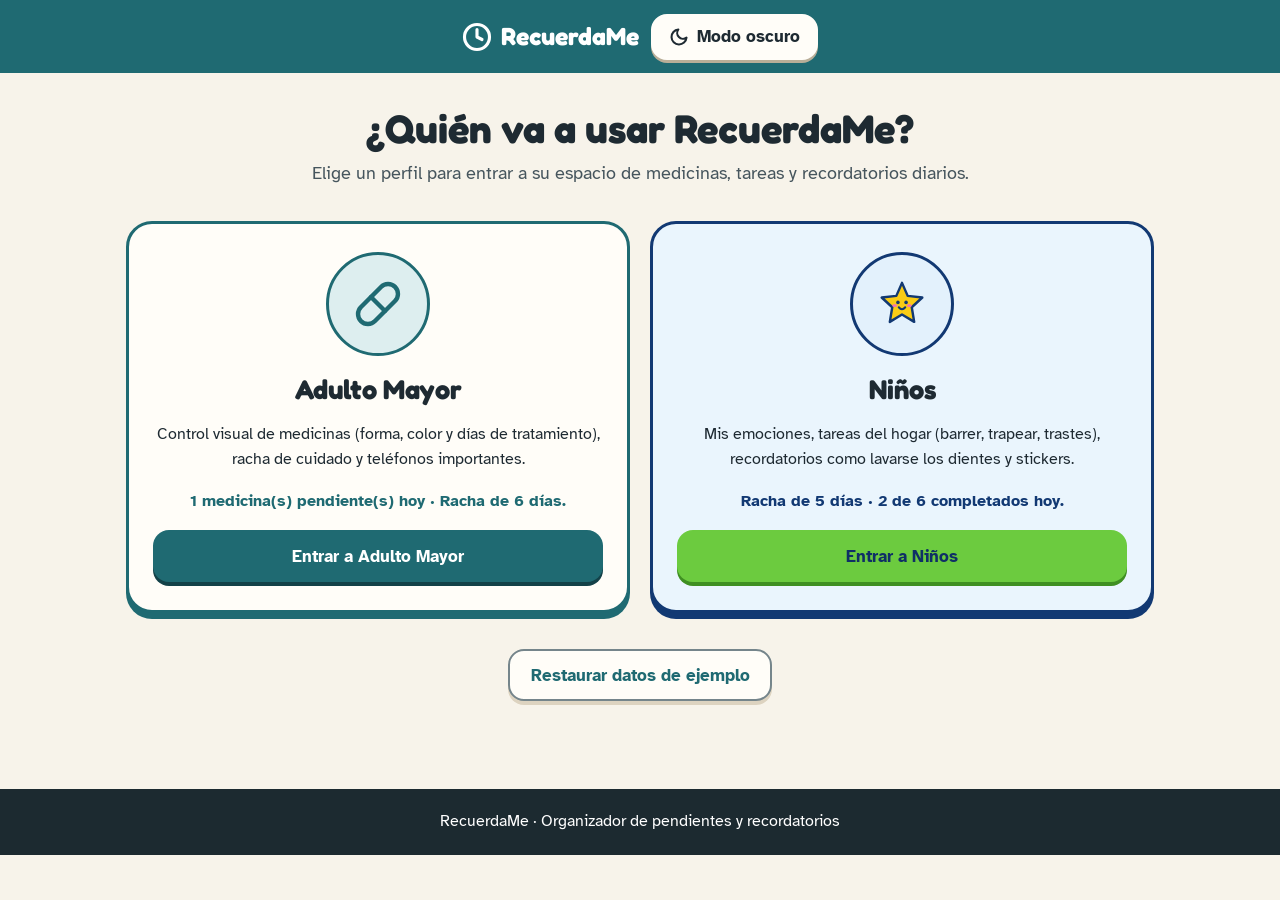
<file: index.html>
<!DOCTYPE html>
<html lang="es">
<head>
  <meta charset="UTF-8">
  <meta name="viewport" content="width=device-width, initial-scale=1.0">
  <meta name="color-scheme" content="light dark">
  <script>
    /* Aplica el tema guardado (o el del dispositivo) antes de pintar, para evitar parpadeos */
    (function () {
      try {
        var t = localStorage.getItem("recuerdame_tema");
        if (t !== "oscuro" && t !== "claro") {
          t = window.matchMedia("(prefers-color-scheme: dark)").matches ? "oscuro" : "claro";
        }
        document.documentElement.setAttribute("data-theme", t === "oscuro" ? "dark" : "light");
      } catch (e) {}
    })();
  </script>
  <title>RecuerdaMe - Elige tu perfil</title>
  <link rel="preconnect" href="https://fonts.googleapis.com">
  <link rel="preconnect" href="https://fonts.gstatic.com" crossorigin>
  <link href="https://fonts.googleapis.com/css2?family=Atkinson+Hyperlegible:wght@400;700&family=Fredoka:wght@600;700&display=swap" rel="stylesheet">
  <link rel="stylesheet" href="styles.css">
</head>
<body>
  <a href="#contenido-principal" class="skip-link">Saltar al contenido principal</a>

  <header class="site-header">
    <div class="header-inner header-inner-center">
      <a href="index.html" class="brand">
        <svg aria-hidden="true" width="30" height="30" viewBox="0 0 24 24" fill="none" stroke="currentColor" stroke-width="2.5" stroke-linecap="round" stroke-linejoin="round"><circle cx="12" cy="12" r="10"/><polyline points="12 6 12 12 16 14"/></svg>
        <span>RecuerdaMe</span>
      </a>
    </div>
  </header>

  <main id="contenido-principal" class="container" tabindex="-1">
    <div class="menu-hero">
      <h1>¿Quién va a usar RecuerdaMe?</h1>
      <p class="lead" style="margin-inline:auto;">
        Elige un perfil para entrar a su espacio de medicinas, tareas y recordatorios diarios.
      </p>
    </div>

    <div id="live-status" class="sr-status-box" role="status" aria-live="polite"></div>

    <section aria-label="Selección de perfil">
      <div class="grid-2">
        <!-- Opción 1: Adulto Mayor -->
        <article class="menu-choice-card menu-choice-adult">
          <div class="menu-avatar menu-avatar-adult" aria-hidden="true">
            <svg width="48" height="48" viewBox="0 0 24 24" fill="none" stroke="currentColor" stroke-width="2.2" stroke-linecap="round" stroke-linejoin="round"><path d="m10.5 20.5 10-10a4.95 4.95 0 1 0-7-7l-10 10a4.95 4.95 0 1 0 7 7Z"/><path d="m8.5 8.5 7 7"/></svg>
          </div>
          <h2 style="margin:0;">Adulto Mayor</h2>
          <p style="margin:0;">
            Control visual de medicinas (forma, color y días de tratamiento), racha de cuidado y teléfonos importantes.
          </p>
          <p id="resumen-adulto" style="font-weight:700; color:var(--primary); margin:0;">Cargando...</p>
          <a href="adulto.html" class="btn btn-primary btn-full">Entrar a Adulto Mayor</a>
        </article>

        <!-- Opción 2: Niños -->
        <article class="menu-choice-card menu-choice-kid">
          <div class="menu-avatar menu-avatar-kid" aria-hidden="true">
            <svg width="52" height="52" viewBox="0 0 64 64" fill="none">
              <polygon points="32,6 39,22 57,24 44,36 47,54 32,45 17,54 20,36 7,24 25,22" fill="#FACC15" stroke="#123973" stroke-width="3" stroke-linejoin="round"/>
              <circle cx="27" cy="30" r="2.2" fill="#123973"/>
              <circle cx="37" cy="30" r="2.2" fill="#123973"/>
              <ellipse cx="23" cy="34" rx="3" ry="1.8" fill="#F472B6"/>
              <ellipse cx="41" cy="34" rx="3" ry="1.8" fill="#F472B6"/>
              <path d="M28 36 Q32 41 36 36" stroke="#123973" stroke-width="2.5" stroke-linecap="round" fill="none"/>
            </svg>
          </div>
          <h2 style="margin:0;">Niños</h2>
          <p style="margin:0;">
            Mis emociones, tareas del hogar (barrer, trapear, trastes), recordatorios como lavarse los dientes y stickers.
          </p>
          <p id="resumen-nino" style="font-weight:700; color:var(--ink); margin:0;">Cargando...</p>
          <a href="nino.html" class="btn btn-secondary btn-full">Entrar a Niños</a>
        </article>
      </div>
    </section>

    <div style="text-align:center; margin-top:2.25rem;">
      <button type="button" id="btn-reset-demo" class="btn btn-outline">Restaurar datos de ejemplo</button>
    </div>
  </main>

  <footer class="site-footer">
    <div class="footer-inner" style="justify-content:center; text-align:center;">
      <p style="margin:0;">RecuerdaMe · Organizador de pendientes y recordatorios</p>
    </div>
  </footer>

  <script src="app.js"></script>
</body>
</html>
</file>
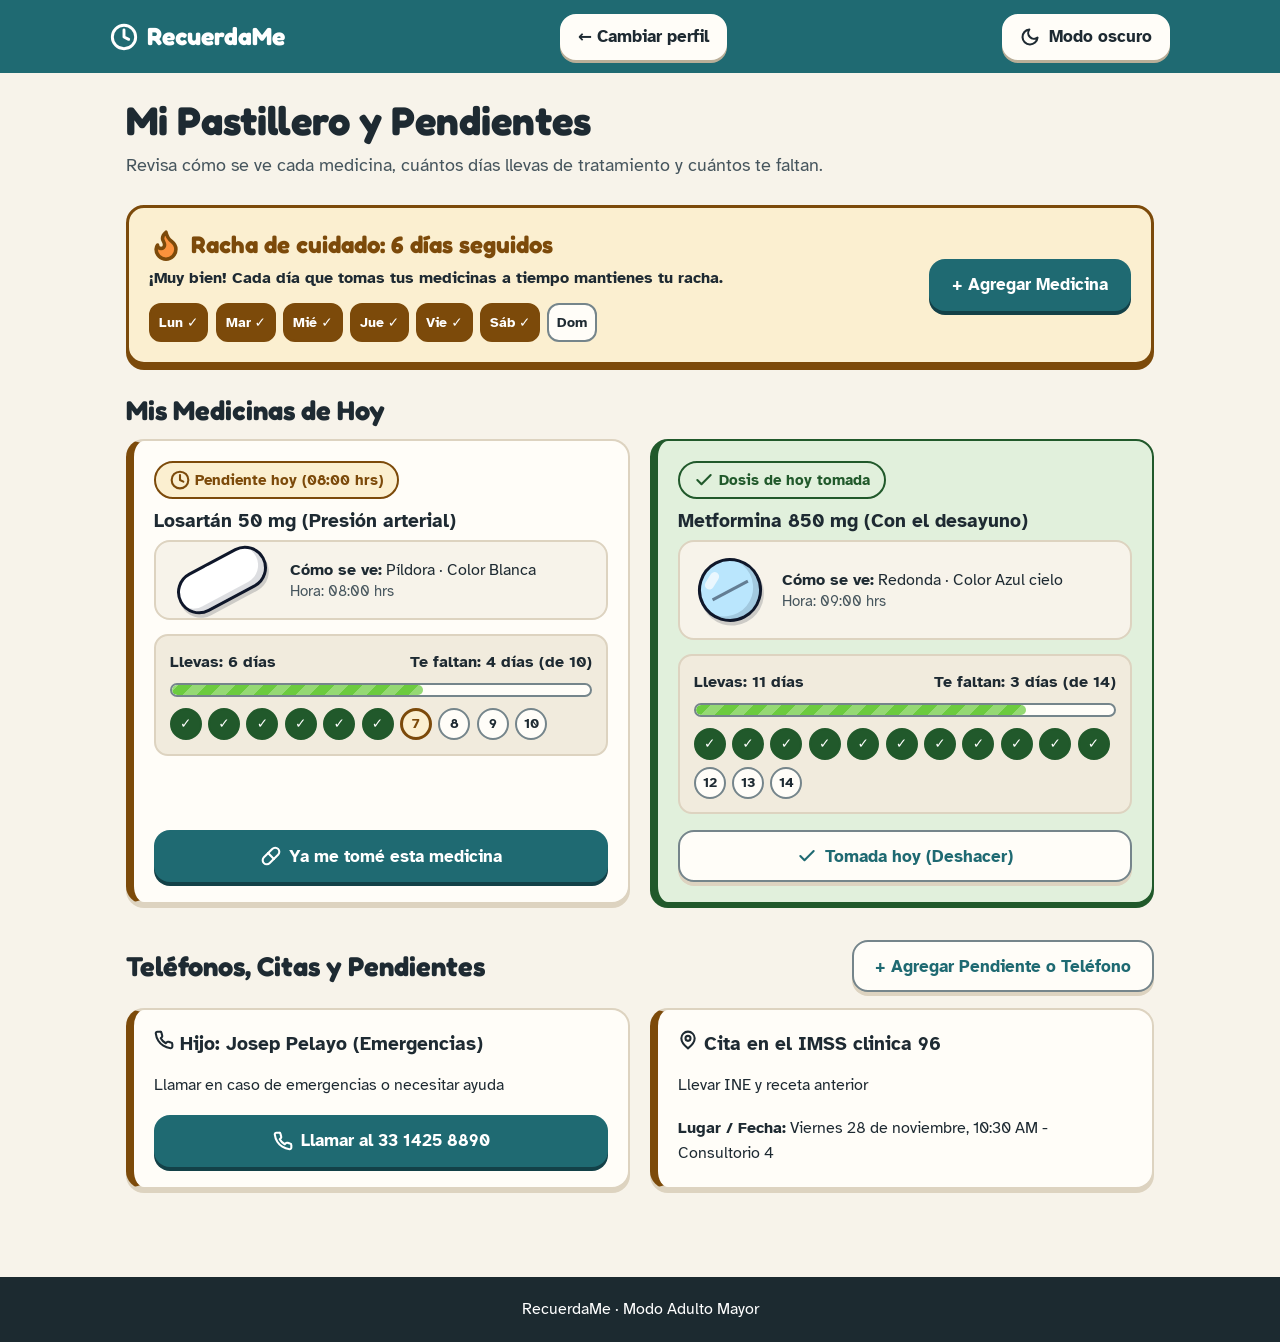
<file: adulto.html>
<!DOCTYPE html>
<html lang="es">
<head>
  <meta charset="UTF-8">
  <meta name="viewport" content="width=device-width, initial-scale=1.0">
  <meta name="color-scheme" content="light dark">
  <script>
    /* Aplica el tema guardado (o el del dispositivo) antes de pintar, para evitar parpadeos */
    (function () {
      try {
        var t = localStorage.getItem("recuerdame_tema");
        if (t !== "oscuro" && t !== "claro") {
          t = window.matchMedia("(prefers-color-scheme: dark)").matches ? "oscuro" : "claro";
        }
        document.documentElement.setAttribute("data-theme", t === "oscuro" ? "dark" : "light");
      } catch (e) {}
    })();
  </script>
  <title>Adulto Mayor - Pastillero Visual | RecuerdaMe</title>
  <link rel="preconnect" href="https://fonts.googleapis.com">
  <link rel="preconnect" href="https://fonts.gstatic.com" crossorigin>
  <link href="https://fonts.googleapis.com/css2?family=Atkinson+Hyperlegible:wght@400;700&family=Fredoka:wght@600;700&display=swap" rel="stylesheet">
  <link rel="stylesheet" href="styles.css">
</head>
<body>
  <a href="#contenido-principal" class="skip-link">Saltar al contenido principal</a>

  <header class="site-header">
    <div class="header-inner">
      <a href="index.html" class="brand">
        <svg aria-hidden="true" width="28" height="28" viewBox="0 0 24 24" fill="none" stroke="currentColor" stroke-width="2.5" stroke-linecap="round" stroke-linejoin="round"><circle cx="12" cy="12" r="10"/><polyline points="12 6 12 12 16 14"/></svg>
        <span>RecuerdaMe</span>
      </a>
      <a href="index.html" class="btn btn-header-switch">← Cambiar perfil</a>
    </div>
  </header>

  <main id="contenido-principal" class="container" tabindex="-1">
    <h1>Mi Pastillero y Pendientes</h1>
    <p class="lead">
      Revisa cómo se ve cada medicina, cuántos días llevas de tratamiento y cuántos te faltan.
    </p>

    <div id="live-status" class="sr-status-box" role="status" aria-live="polite"></div>

    <!-- Widget de Racha de Cuidado -->
    <section class="streak-banner" aria-labelledby="racha-adulto-texto">
      <div>
        <h2 id="racha-adulto-texto" class="streak-count" style="margin:0;">Racha de cuidado: 6 días seguidos</h2>
        <p style="margin:0.3rem 0 0; font-weight:600;">¡Muy bien! Cada día que tomas tus medicinas a tiempo mantienes tu racha.</p>
        <div class="week-strip" aria-label="Días de la semana cumplidos">
          <span class="week-day week-day-active">Lun ✓</span>
          <span class="week-day week-day-active">Mar ✓</span>
          <span class="week-day week-day-active">Mié ✓</span>
          <span class="week-day week-day-active">Jue ✓</span>
          <span class="week-day week-day-active">Vie ✓</span>
          <span class="week-day week-day-active">Sáb ✓</span>
          <span class="week-day">Dom</span>
        </div>
      </div>
      <button type="button" id="btn-abrir-modal-med" class="btn btn-primary">
        + Agregar Medicina
      </button>
    </section>

    <!-- Lista visual de medicinas -->
    <section aria-labelledby="titulo-meds">
      <h2 id="titulo-meds">Mis Medicinas de Hoy</h2>
      <div id="lista-medicamentos" class="grid-2"></div>
    </section>

    <!-- Teléfonos, citas y pendientes importantes -->
    <section aria-labelledby="titulo-importantes" style="margin-top:2.25rem;">
      <div style="display:flex; flex-wrap:wrap; justify-content:space-between; align-items:center; gap:1rem; margin-bottom:1rem;">
        <h2 id="titulo-importantes" style="margin:0;">Teléfonos, Citas y Pendientes</h2>
        <button type="button" id="btn-abrir-modal-info" class="btn btn-outline">+ Agregar Pendiente o Teléfono</button>
      </div>
      <div id="lista-importantes" class="grid-2"></div>
    </section>
  </main>

  <!-- Ventana Emergente 1: Agregar Medicina Visual -->
  <dialog id="modal-medicina" class="modal-dialog" aria-labelledby="titulo-modal-med">
    <div class="modal-header">
      <h2 id="titulo-modal-med" style="margin:0; font-size:1.3rem;">Nueva Medicina</h2>
      <button type="button" id="btn-cerrar-modal-med" class="modal-close-btn" aria-label="Cerrar ventana">✕ Cerrar</button>
    </div>
    <div class="modal-body">
      <div class="live-pill-stage" aria-live="polite">
        <div style="display:flex; align-items:center; gap:0.85rem;">
          <span id="preview-pill-shape" class="pill-graphic shape-redonda" style="background-color:#FFFFFF;"></span>
          <div>
            <strong>Vista previa de tu medicina:</strong>
            <div id="preview-pill-text" style="color:var(--muted); font-weight:600;">Redonda · Color Blanca · 7 días</div>
          </div>
        </div>
      </div>

      <form id="form-modal-medicina" novalidate>
        <div class="form-group">
          <label for="modal-med-nombre">1. Nombre de la medicina *</label>
          <input type="text" id="modal-med-nombre" placeholder="Ejemplo: Omeprazol 20 mg" required aria-describedby="error-modal-med-nombre">
          <div id="error-modal-med-nombre" class="error-msg" role="alert"></div>
        </div>

        <fieldset>
          <legend>2. ¿Cómo se ve visualmente?</legend>
          <div class="visual-picker-grid">
            <label class="visual-option">
              <input type="radio" name="modal-forma" value="redonda" class="sr-only" checked>
              <span class="pill-graphic shape-redonda" style="background-color:#E2E8F0;" aria-hidden="true"></span>
              <span>Redonda</span>
            </label>
            <label class="visual-option">
              <input type="radio" name="modal-forma" value="pildora" class="sr-only">
              <span class="pill-graphic shape-pildora" style="background-color:#E2E8F0;" aria-hidden="true"></span>
              <span>Píldora</span>
            </label>
            <label class="visual-option">
              <input type="radio" name="modal-forma" value="capsula" class="sr-only">
              <span class="pill-graphic shape-capsula" style="background-color:#BAE6FD;" aria-hidden="true"></span>
              <span>Cápsula</span>
            </label>
          </div>
        </fieldset>

        <fieldset>
          <legend>3. Color de la medicina</legend>
          <div class="visual-picker-grid">
            <label class="visual-option">
              <input type="radio" name="modal-color" value="#FFFFFF" data-color-name="Blanca" class="sr-only" checked>
              <span class="color-swatch-circle" style="background-color:#FFFFFF;" aria-hidden="true"></span>
              <span>Blanca</span>
            </label>
            <label class="visual-option">
              <input type="radio" name="modal-color" value="#BAE6FD" data-color-name="Azul cielo" class="sr-only">
              <span class="color-swatch-circle" style="background-color:#BAE6FD;" aria-hidden="true"></span>
              <span>Azul cielo</span>
            </label>
            <label class="visual-option">
              <input type="radio" name="modal-color" value="#FDE047" data-color-name="Amarilla" class="sr-only">
              <span class="color-swatch-circle" style="background-color:#FDE047;" aria-hidden="true"></span>
              <span>Amarilla</span>
            </label>
            <label class="visual-option">
              <input type="radio" name="modal-color" value="#FBCFE8" data-color-name="Rosa" class="sr-only">
              <span class="color-swatch-circle" style="background-color:#FBCFE8;" aria-hidden="true"></span>
              <span>Rosa</span>
            </label>
            <label class="visual-option">
              <input type="radio" name="modal-color" value="#BBF7D0" data-color-name="Verde menta" class="sr-only">
              <span class="color-swatch-circle" style="background-color:#BBF7D0;" aria-hidden="true"></span>
              <span>Verde menta</span>
            </label>
            <label class="visual-option">
              <input type="radio" name="modal-color" value="#FED7AA" data-color-name="Naranja" class="sr-only">
              <span class="color-swatch-circle" style="background-color:#FED7AA;" aria-hidden="true"></span>
              <span>Naranja</span>
            </label>
          </div>
        </fieldset>

        <div class="grid-2">
          <div class="form-group">
            <label for="modal-med-dias">4. ¿Por cuántos días? *</label>
            <input type="number" id="modal-med-dias" min="1" max="90" value="7" required>
          </div>

          <div class="form-group">
            <label for="modal-med-hora">5. Hora de toma *</label>
            <input type="time" id="modal-med-hora" value="08:00" required>
          </div>
        </div>

        <button type="submit" class="btn btn-primary btn-full">Guardar Medicina</button>
      </form>
    </div>
  </dialog>

  <!-- Ventana Emergente 2: Agregar Teléfono o Pendiente -->
  <dialog id="modal-info" class="modal-dialog" aria-labelledby="titulo-modal-info">
    <div class="modal-header">
      <h2 id="titulo-modal-info" style="margin:0; font-size:1.3rem;">Nuevo Pendiente o Teléfono</h2>
      <button type="button" id="btn-cerrar-modal-info" class="modal-close-btn" aria-label="Cerrar ventana">✕ Cerrar</button>
    </div>
    <div class="modal-body">
      <form id="form-modal-info">
        <div class="form-group">
          <label for="modal-info-tipo">Tipo de recordatorio</label>
          <select id="modal-info-tipo">
            <option value="lugar">Cita médica, fecha o pendiente</option>
            <option value="telefono">Número celular importante</option>
          </select>
        </div>
        <div class="form-group">
          <label for="modal-info-titulo">Título o nombre *</label>
          <input type="text" id="modal-info-titulo" placeholder="Ejemplo: Doctora Elena o Pagar luz" required>
        </div>
        <div class="form-group">
          <label for="modal-info-detalle">Teléfono, fecha o lugar *</label>
          <input type="text" id="modal-info-detalle" placeholder="Ejemplo: 33 1234 5678 o Martes 11:00 AM" required>
        </div>
        <div class="form-group">
          <label for="modal-info-nota">Nota adicional</label>
          <input type="text" id="modal-info-nota" placeholder="Ejemplo: Llevar estudios de sangre">
        </div>
        <button type="submit" class="btn btn-primary btn-full">Guardar Recordatorio</button>
      </form>
    </div>
  </dialog>

  <footer class="site-footer">
    <div class="footer-inner" style="justify-content:center; text-align:center;">
      <p style="margin:0;">RecuerdaMe · Modo Adulto Mayor</p>
    </div>
  </footer>

  <script src="app.js"></script>
</body>
</html>
</file>
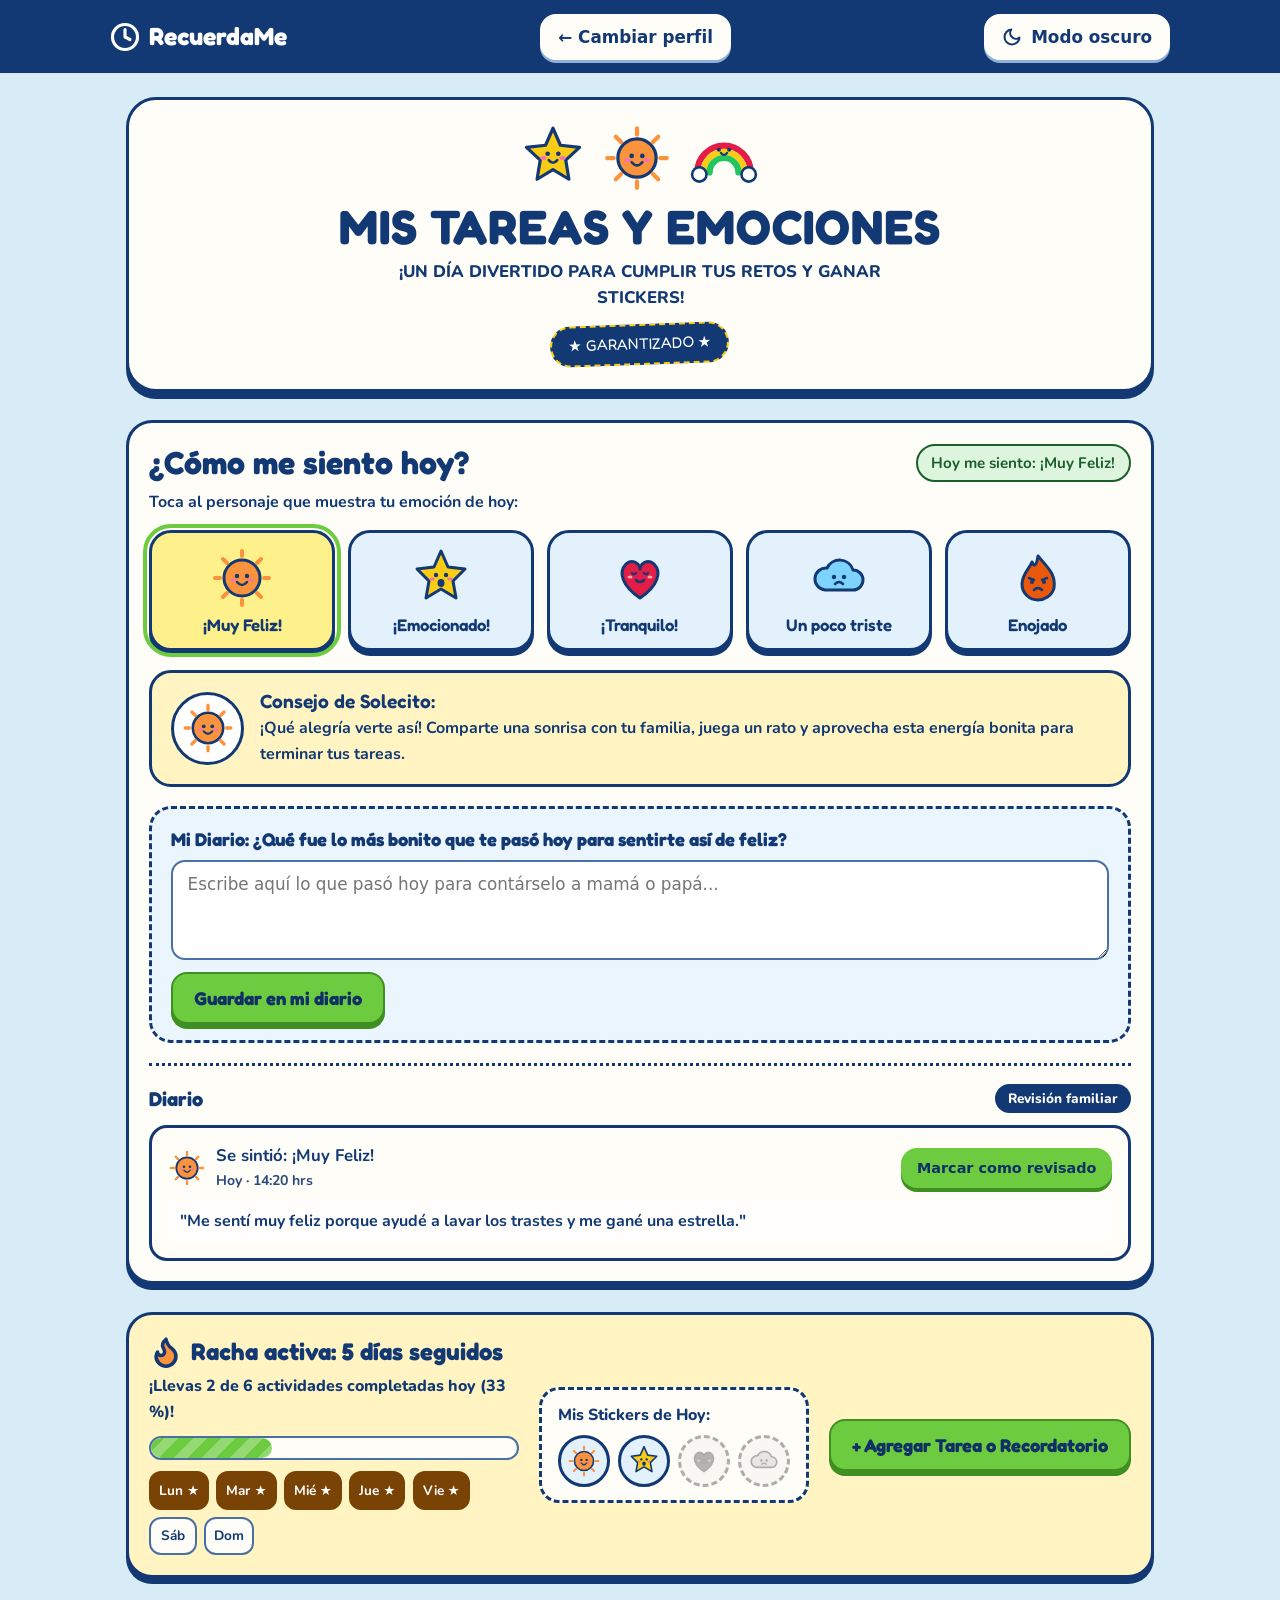
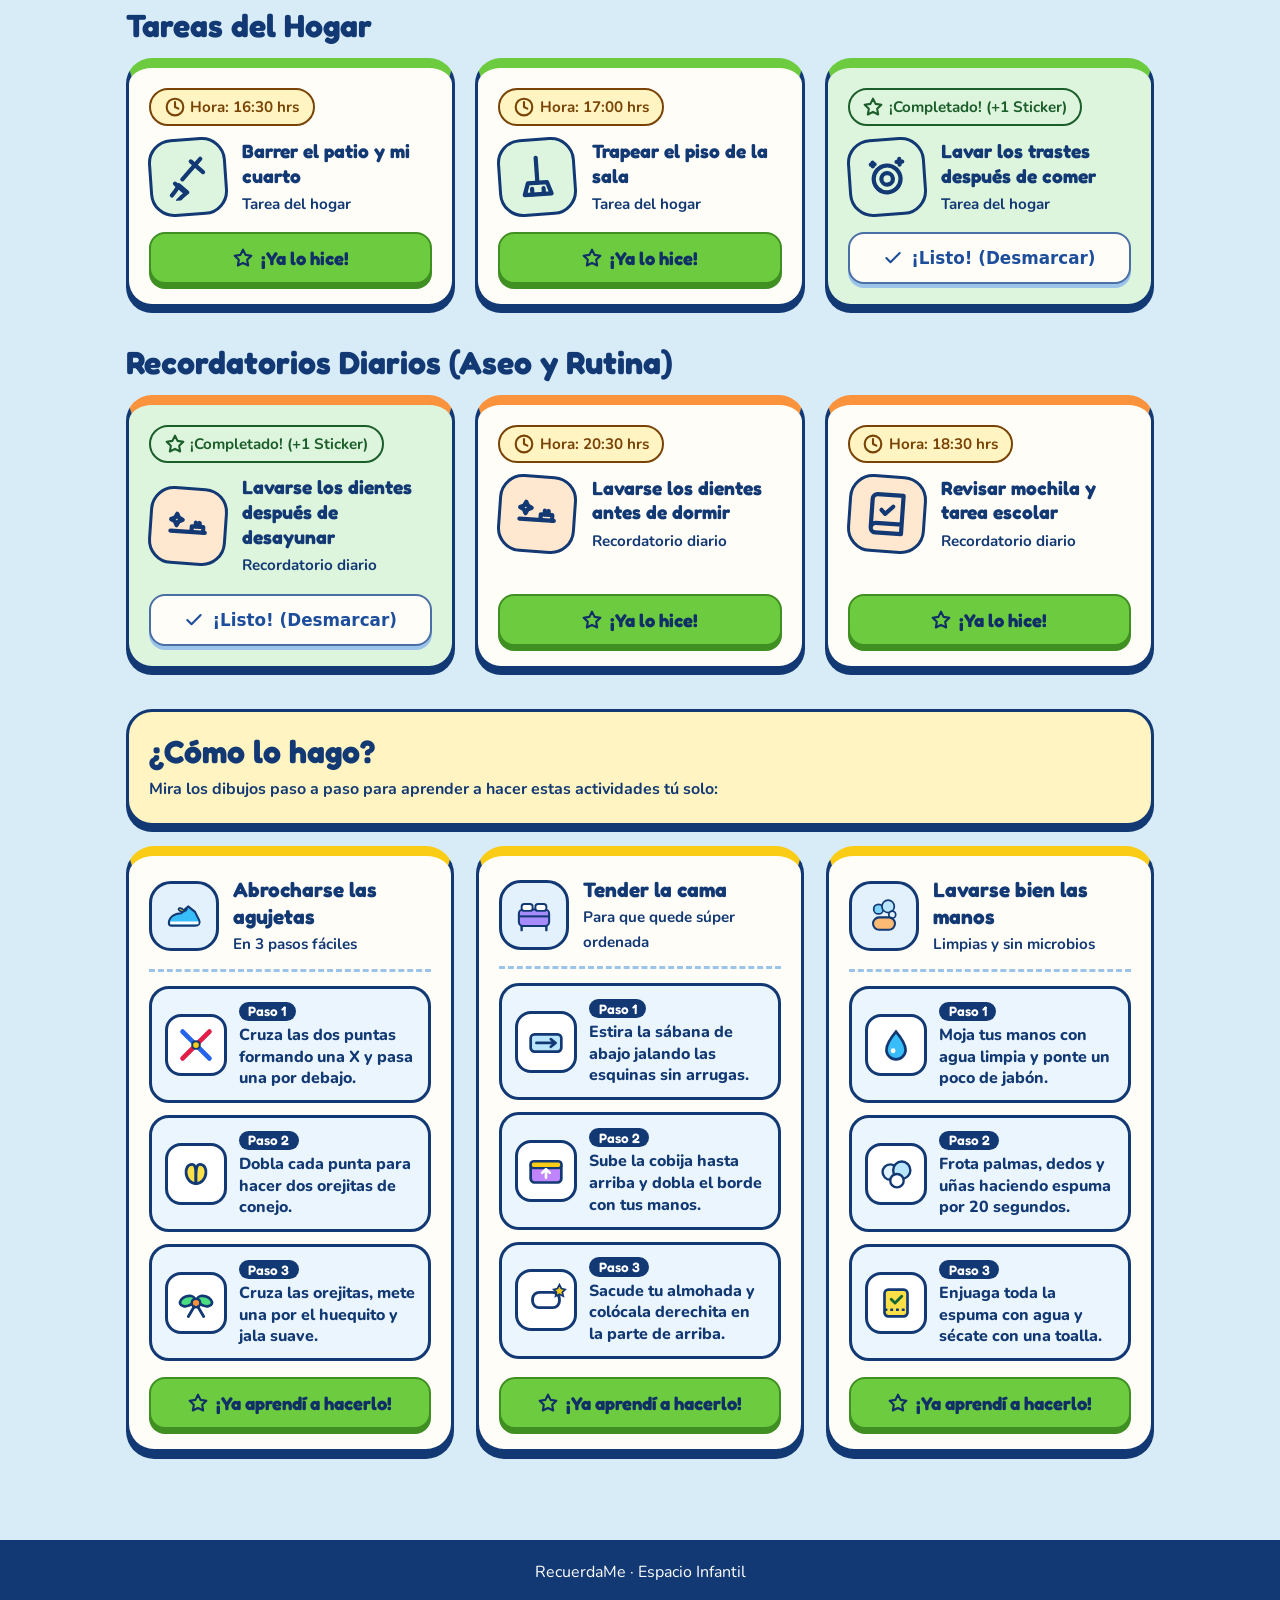
<file: nino.html>
<!DOCTYPE html>
<html lang="es">
<head>
  <meta charset="UTF-8">
  <meta name="viewport" content="width=device-width, initial-scale=1.0">
  <meta name="color-scheme" content="light dark">
  <script>
    /* Aplica el tema guardado (o el del dispositivo) antes de pintar, para evitar parpadeos */
    (function () {
      try {
        var t = localStorage.getItem("recuerdame_tema");
        if (t !== "oscuro" && t !== "claro") {
          t = window.matchMedia("(prefers-color-scheme: dark)").matches ? "oscuro" : "claro";
        }
        document.documentElement.setAttribute("data-theme", t === "oscuro" ? "dark" : "light");
      } catch (e) {}
    })();
  </script>
  <title>Niños - Mis Emociones, Diario y Tareas | RecuerdaMe</title>
  <link rel="preconnect" href="https://fonts.googleapis.com">
  <link rel="preconnect" href="https://fonts.gstatic.com" crossorigin>
  <link href="https://fonts.googleapis.com/css2?family=Fredoka:wght@600;700&family=Nunito:wght@600;700;800&display=swap" rel="stylesheet">
  <link rel="stylesheet" href="styles.css">
</head>
<body class="theme-nino">
  <a href="#contenido-principal" class="skip-link">Saltar al contenido principal</a>

  <header class="site-header site-header-nino">
    <div class="header-inner">
      <a href="index.html" class="brand">
        <svg aria-hidden="true" width="30" height="30" viewBox="0 0 24 24" fill="none" stroke="currentColor" stroke-width="2.5" stroke-linecap="round" stroke-linejoin="round"><circle cx="12" cy="12" r="10"/><polyline points="12 6 12 12 16 14"/></svg>
        <span>RecuerdaMe</span>
      </a>
      <a href="index.html" class="btn btn-header-switch">← Cambiar perfil</a>
    </div>
  </header>

  <main id="contenido-principal" class="container" tabindex="-1">
    <!-- Encabezado ilustrado estilo "Mis Emociones" -->
    <section class="kid-hero-banner" aria-labelledby="titulo-nino-hero">
      <div class="kid-hero-characters" aria-hidden="true">
        <svg width="68" height="68" viewBox="0 0 64 64" fill="none">
          <polygon points="32,4 39,20 57,22 44,34 47,52 32,43 17,52 20,34 7,22 25,20" fill="#FACC15" stroke="#123973" stroke-width="3" stroke-linejoin="round"/>
          <circle cx="27" cy="28" r="2.2" fill="#123973"/>
          <circle cx="37" cy="28" r="2.2" fill="#123973"/>
          <ellipse cx="23" cy="32" rx="3" ry="1.8" fill="#F472B6"/>
          <ellipse cx="41" cy="32" rx="3" ry="1.8" fill="#F472B6"/>
          <path d="M28 34 Q32 39 36 34" stroke="#123973" stroke-width="2.5" stroke-linecap="round" fill="none"/>
        </svg>
        <svg width="68" height="68" viewBox="0 0 64 64" fill="none">
          <circle cx="32" cy="32" r="18" fill="#FB923C" stroke="#123973" stroke-width="3"/>
          <path d="M32 4V10M32 54V60M4 32H10M54 32H60M12 12L17 17M47 47L52 52M52 12L47 17M17 47L12 52" stroke="#FB923C" stroke-width="4" stroke-linecap="round"/>
          <circle cx="27" cy="30" r="2.2" fill="#123973"/>
          <circle cx="37" cy="30" r="2.2" fill="#123973"/>
          <ellipse cx="23" cy="34" rx="3" ry="1.8" fill="#F472B6"/>
          <ellipse cx="41" cy="34" rx="3" ry="1.8" fill="#F472B6"/>
          <path d="M27 36 Q32 42 37 36" stroke="#123973" stroke-width="2.5" stroke-linecap="round" fill="none"/>
        </svg>
        <svg width="74" height="68" viewBox="0 0 72 64" fill="none">
          <path d="M10 46 A26 26 0 0 1 62 46" stroke="#E11D48" stroke-width="6" stroke-linecap="round"/>
          <path d="M16 46 A20 20 0 0 1 56 46" stroke="#FACC15" stroke-width="6" stroke-linecap="round"/>
          <path d="M22 46 A14 14 0 0 1 50 46" stroke="#22C55E" stroke-width="6" stroke-linecap="round"/>
          <circle cx="31" cy="24" r="2" fill="#123973"/>
          <circle cx="41" cy="24" r="2" fill="#123973"/>
          <path d="M33 27 Q36 31 39 27" stroke="#123973" stroke-width="2.2" stroke-linecap="round" fill="none"/>
          <circle cx="12" cy="48" r="7" fill="#FFFFFF" stroke="#123973" stroke-width="2.5"/>
          <circle cx="60" cy="48" r="7" fill="#FFFFFF" stroke="#123973" stroke-width="2.5"/>
        </svg>
      </div>

      <h1 id="titulo-nino-hero" class="kid-display-title">MIS TAREAS Y EMOCIONES</h1>
      <p class="kid-subtitle">¡UN DÍA DIVERTIDO PARA CUMPLIR TUS RETOS Y GANAR STICKERS!</p>

      <div class="sticker-seal" aria-hidden="true">
        <span>★ GARANTIZADO ★</span>
      </div>
    </section>

    <div id="live-status" class="sr-status-box" role="status" aria-live="polite"></div>

    <!-- Sección interactiva: ¿Cómo me siento hoy? + Consejos + Diario para padres -->
    <section class="kid-box" aria-labelledby="titulo-emociones">
      <div style="display:flex; flex-wrap:wrap; justify-content:space-between; align-items:center; gap:0.5rem;">
        <h2 id="titulo-emociones" class="kid-section-title" style="margin:0;">¿Cómo me siento hoy?</h2>
        <span id="emocion-actual-badge" class="badge badge-done">Hoy me siento: ¡Muy Feliz!</span>
      </div>
      <p style="margin:0.4rem 0 0.9rem; font-weight:700;">Toca al personaje que muestra tu emoción de hoy:</p>

      <!-- Selector de 5 emociones -->
      <p id="ayuda-emociones" class="sr-only">Usa las flechas del teclado para moverte entre las emociones y Enter para elegir una.</p>
      <div id="selector-emociones" class="emotions-grid" role="group" aria-label="Elige cómo te sientes hoy" aria-describedby="ayuda-emociones" data-roving></div>

      <!-- Consejo dinámico según la emoción elegida -->
      <div id="consejo-emocion-box" class="advice-box" aria-live="polite"></div>

      <!-- Diario del niño para escribir por qué se siente así -->
      <form id="form-diario-emocion" class="diary-form-box" novalidate>
        <div class="form-group" style="margin-bottom:0.75rem;">
          <label id="label-diario-texto" for="input-diario-texto" style="font-family:'Fredoka','Nunito',sans-serif; font-size:1.15rem; color:var(--ink);">
            Mi Diario: ¿Por qué me siento así hoy?
          </label>
          <textarea id="input-diario-texto" rows="3" placeholder="Escribe aquí lo que pasó hoy para contárselo a mamá o papá..." required aria-describedby="error-diario-texto"></textarea>
          <div id="error-diario-texto" class="error-msg" role="alert"></div>
        </div>
        <button type="submit" class="btn btn-kid-action">Guardar en mi diario</button>
      </form>

      <!-- Apartado de revisión para mamá y papá -->
      <div class="parent-diary-section" aria-labelledby="titulo-diario-padres">
        <div style="display:flex; flex-wrap:wrap; justify-content:space-between; align-items:center; gap:0.5rem; margin-bottom:0.75rem;">
          <h3 id="titulo-diario-padres" style="margin:0; font-family:'Fredoka','Nunito',sans-serif; font-size:1.25rem; color:var(--ink);">
            Diario
          </h3>
          <span class="parent-tag">Revisión familiar</span>
        </div>
        <div id="lista-diario-padres" class="diary-entries-list"></div>
      </div>
    </section>

    <!-- Banner de Racha y Stickers ganados -->
    <section class="streak-banner kid-streak-box" aria-labelledby="texto-racha">
      <div style="flex:1 1 280px;">
        <h2 id="texto-racha" class="streak-count" style="margin:0; color:var(--ink);">Racha activa: 5 días seguidos</h2>
        <p id="texto-progreso" style="margin:0.35rem 0 0.65rem; font-weight:800;">Cargando progreso...</p>
        <div class="progress-bar-wrap">
          <div id="barra-progreso" class="progress-bar-fill" role="progressbar" aria-label="Progreso de actividades del día" aria-valuemin="0" aria-valuemax="100" aria-valuenow="33" style="width:33%;"></div>
        </div>
        <div class="week-strip" aria-label="Días de racha de la semana">
          <span class="week-day week-day-active">Lun ★</span>
          <span class="week-day week-day-active">Mar ★</span>
          <span class="week-day week-day-active">Mié ★</span>
          <span class="week-day week-day-active">Jue ★</span>
          <span class="week-day week-day-active">Vie ★</span>
          <span class="week-day">Sáb</span>
          <span class="week-day">Dom</span>
        </div>
      </div>

      <div class="stickers-album" aria-label="Stickers ganados hoy">
        <div style="font-weight:800; color:var(--ink); margin-bottom:0.4rem;">Mis Stickers de Hoy:</div>
        <div id="album-stickers" class="stickers-row"></div>
      </div>

      <button type="button" id="btn-abrir-modal-nino" class="btn btn-kid-action">
        + Agregar Tarea o Recordatorio
      </button>
    </section>

    <!-- Sección 1: Tareas del hogar -->
    <section aria-labelledby="titulo-hogar">
      <h2 id="titulo-hogar" class="kid-section-title">Tareas del Hogar</h2>
      <div id="lista-tareas-hogar" class="grid-2"></div>
    </section>

    <!-- Sección 2: Recordatorios diarios -->
    <section aria-labelledby="titulo-recordatorios" style="margin-top:2.25rem;">
      <h2 id="titulo-recordatorios" class="kid-section-title">Recordatorios Diarios (Aseo y Rutina)</h2>
      <div id="lista-recordatorios-nino" class="grid-2"></div>
    </section>

    <!-- Sección 3: ¿Cómo lo hago? (Guías visuales paso a paso) -->
    <section aria-labelledby="titulo-como-lo-hago" style="margin-top:2.5rem;">
      <div class="kid-box" style="background-color:var(--soft-yellow); margin-bottom:1.25rem;">
        <h2 id="titulo-como-lo-hago" class="kid-section-title" style="margin:0;">¿Cómo lo hago?</h2>
        <p style="margin:0.35rem 0 0; font-weight:700;">
          Mira los dibujos paso a paso para aprender a hacer estas actividades tú solo:
        </p>
      </div>
      <div id="lista-como-lo-hago" class="grid-howto"></div>
    </section>
  </main>

  <!-- Ventana Emergente: Agregar tarea o recordatorio visual -->
  <dialog id="modal-nino" class="modal-dialog" aria-labelledby="titulo-modal-nino">
    <div class="modal-header modal-header-kid">
      <h2 id="titulo-modal-nino" style="margin:0; font-size:1.3rem;">Nueva Actividad</h2>
      <button type="button" id="btn-cerrar-modal-nino" class="modal-close-btn" aria-label="Cerrar ventana">✕ Cerrar</button>
    </div>
    <div class="modal-body">
      <form id="form-modal-nino" novalidate>
        <div class="form-group">
          <span style="font-weight:700;">Opciones rápidas (1 clic):</span>
          <div style="display:flex; flex-wrap:wrap; gap:0.5rem;">
            <button type="button" class="btn btn-outline" data-preset-titulo="Barrer mi cuarto" data-preset-tipo="hogar" data-preset-icono="barrer">Barrer</button>
            <button type="button" class="btn btn-outline" data-preset-titulo="Trapear el piso" data-preset-tipo="hogar" data-preset-icono="trapear">Trapear</button>
            <button type="button" class="btn btn-outline" data-preset-titulo="Lavar los trastes" data-preset-tipo="hogar" data-preset-icono="trastes">Lavar trastes</button>
            <button type="button" class="btn btn-outline" data-preset-titulo="Lavarse los dientes" data-preset-tipo="recordatorio" data-preset-icono="dientes">Lavarse los dientes</button>
          </div>
        </div>

        <div class="form-group">
          <label for="modal-nino-tipo">1. ¿Dónde se guarda? *</label>
          <select id="modal-nino-tipo">
            <option value="hogar">Tareas del Hogar (trapear, barrer, trastes...)</option>
            <option value="recordatorio">Recordatorios Diarios (lavarse los dientes, tarea...)</option>
          </select>
        </div>

        <div class="form-group">
          <label for="modal-nino-titulo">2. Nombre de la tarea o recordatorio *</label>
          <input type="text" id="modal-nino-titulo" placeholder="Ejemplo: Lavarse los dientes" required aria-describedby="error-modal-nino-titulo">
          <div id="error-modal-nino-titulo" class="error-msg" role="alert"></div>
        </div>

        <div class="grid-2">
          <div class="form-group">
            <label for="modal-nino-icono">3. Dibujo visual</label>
            <select id="modal-nino-icono">
              <option value="barrer">Escoba (Barrer)</option>
              <option value="trapear">Trapeador (Trapear)</option>
              <option value="trastes">Platos limpios (Lavar trastes)</option>
              <option value="dientes">Cepillo y brillo (Lavarse los dientes)</option>
              <option value="tarea">Cuaderno (Tarea escolar)</option>
            </select>
          </div>

          <div class="form-group">
            <label for="modal-nino-hora">4. Hora</label>
            <input type="time" id="modal-nino-hora" value="16:00">
          </div>
        </div>

        <button type="submit" class="btn btn-kid-action btn-full">Guardar Actividad</button>
      </form>
    </div>
  </dialog>

  <footer class="site-footer site-footer-nino">
    <div class="footer-inner" style="justify-content:center; text-align:center;">
      <p style="margin:0;">RecuerdaMe · Espacio Infantil</p>
    </div>
  </footer>

  <script src="app.js"></script>
</body>
</html>
</file>
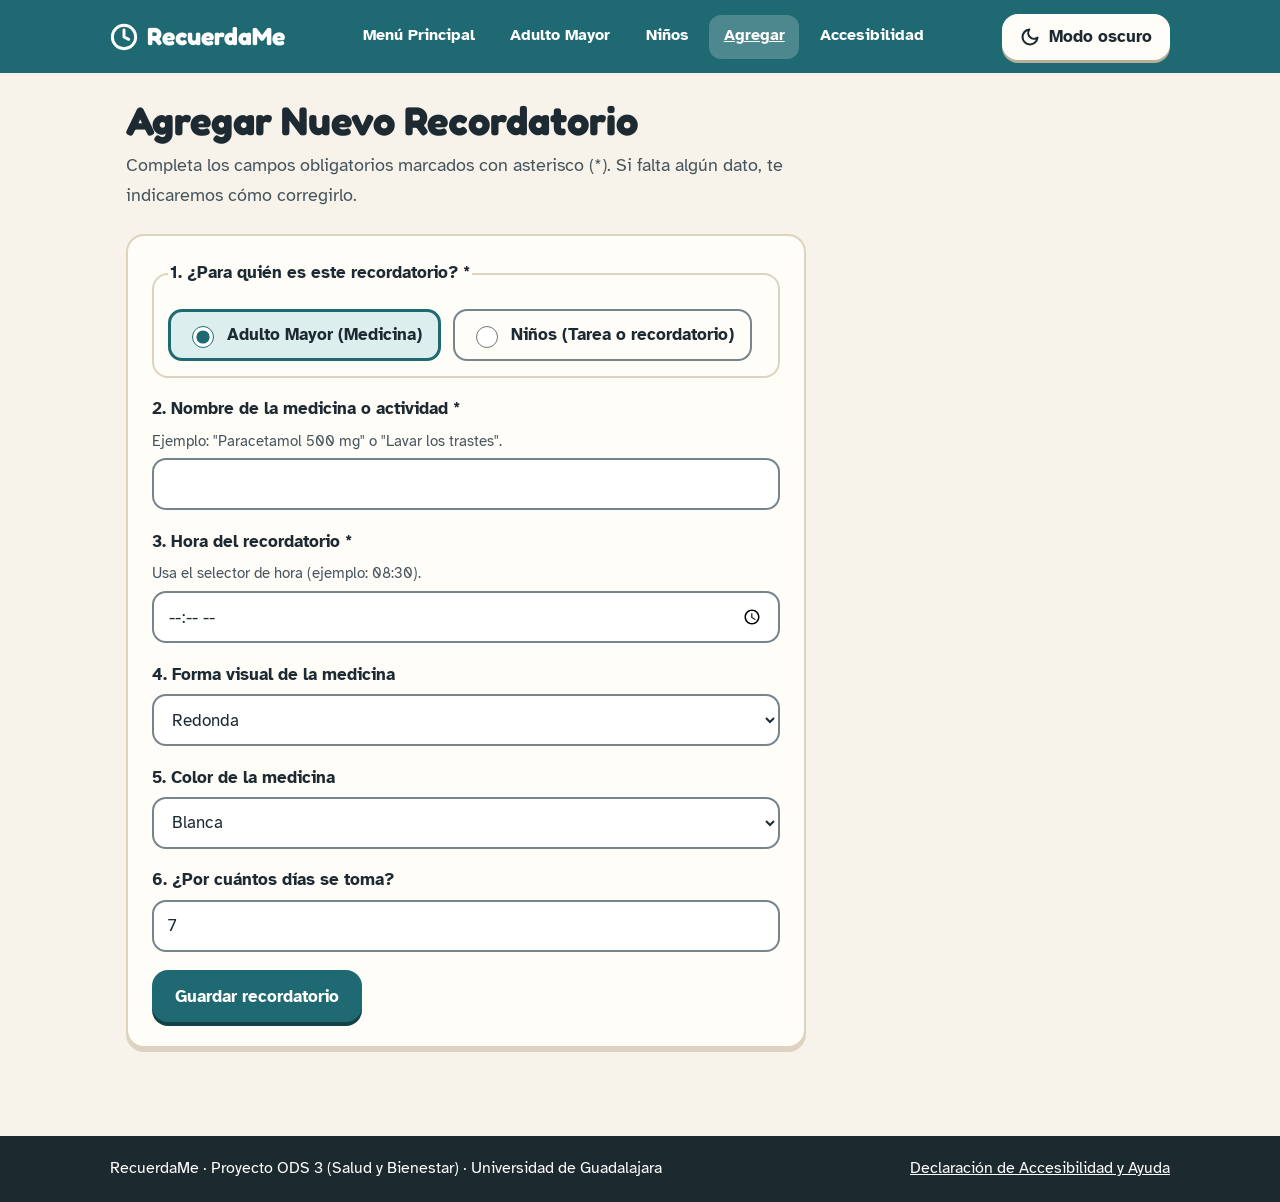
<file: nuevo.html>
<!DOCTYPE html>
<html lang="es">
<head>
  <meta charset="UTF-8">
  <meta name="viewport" content="width=device-width, initial-scale=1.0">
  <meta name="color-scheme" content="light dark">
  <script>
    /* Aplica el tema guardado (o el del dispositivo) antes de pintar, para evitar parpadeos */
    (function () {
      try {
        var t = localStorage.getItem("recuerdame_tema");
        if (t !== "oscuro" && t !== "claro") {
          t = window.matchMedia("(prefers-color-scheme: dark)").matches ? "oscuro" : "claro";
        }
        document.documentElement.setAttribute("data-theme", t === "oscuro" ? "dark" : "light");
      } catch (e) {}
    })();
  </script>
  <title>Agregar Recordatorio - RecuerdaMe</title>
  <link rel="preconnect" href="https://fonts.googleapis.com">
  <link rel="preconnect" href="https://fonts.gstatic.com" crossorigin>
  <link href="https://fonts.googleapis.com/css2?family=Atkinson+Hyperlegible:wght@400;700&family=Fredoka:wght@600;700&display=swap" rel="stylesheet">
  <link rel="stylesheet" href="styles.css">
</head>
<body>
  <a href="#contenido-principal" class="skip-link">Saltar al contenido principal</a>

  <header class="site-header">
    <div class="header-inner">
      <a href="index.html" class="brand">
        <svg aria-hidden="true" width="28" height="28" viewBox="0 0 24 24" fill="none" stroke="currentColor" stroke-width="2.5" stroke-linecap="round" stroke-linejoin="round"><circle cx="12" cy="12" r="10"/><polyline points="12 6 12 12 16 14"/></svg>
        <span>RecuerdaMe</span>
      </a>
      <nav class="main-nav" aria-label="Navegación principal">
        <ul>
          <li><a href="index.html">Menú Principal</a></li>
          <li><a href="adulto.html">Adulto Mayor</a></li>
          <li><a href="nino.html">Niños</a></li>
          <li><a href="nuevo.html" aria-current="page">Agregar</a></li>
          <li><a href="accesibilidad.html">Accesibilidad</a></li>
        </ul>
      </nav>
    </div>
  </header>

  <main id="contenido-principal" class="container" tabindex="-1">
    <h1>Agregar Nuevo Recordatorio</h1>
    <p class="lead">
      Completa los campos obligatorios marcados con asterisco (*). Si falta algún dato, te indicaremos cómo corregirlo.
    </p>

    <div id="live-status" class="sr-status-box" role="status" aria-live="polite"></div>

    <form id="form-recordatorio" class="form-card" novalidate>
      <fieldset>
        <legend>1. ¿Para quién es este recordatorio? *</legend>
        <div class="radio-row">
          <label class="radio-label" for="perfil-adulto">
            <input type="radio" id="perfil-adulto" name="perfil" value="adulto" checked>
            <span>Adulto Mayor (Medicina)</span>
          </label>
          <label class="radio-label" for="perfil-nino">
            <input type="radio" id="perfil-nino" name="perfil" value="nino">
            <span>Niños (Tarea o recordatorio)</span>
          </label>
        </div>
      </fieldset>

      <div class="form-group">
        <label for="titulo">2. Nombre de la medicina o actividad *</label>
        <span id="ayuda-titulo" class="help-text">Ejemplo: "Paracetamol 500 mg" o "Lavar los trastes".</span>
        <input type="text" id="titulo" name="titulo" required aria-describedby="ayuda-titulo error-titulo">
        <div id="error-titulo" class="error-msg" role="alert"></div>
      </div>

      <div class="form-group">
        <label for="horario">3. Hora del recordatorio *</label>
        <span id="ayuda-horario" class="help-text">Usa el selector de hora (ejemplo: 08:30).</span>
        <input type="time" id="horario" name="horario" required aria-describedby="ayuda-horario error-horario">
        <div id="error-horario" class="error-msg" role="alert"></div>
      </div>

      <div id="campos-adulto">
        <div class="form-group">
          <label for="forma-pastilla">4. Forma visual de la medicina</label>
          <select id="forma-pastilla" name="forma-pastilla">
            <option value="redonda">Redonda</option>
            <option value="pildora">Píldora</option>
            <option value="capsula">Cápsula</option>
          </select>
        </div>

        <div class="form-group">
          <label for="color-pastilla">5. Color de la medicina</label>
          <select id="color-pastilla" name="color-pastilla">
            <option value="#FFFFFF">Blanca</option>
            <option value="#BAE6FD">Azul cielo</option>
            <option value="#FDE047">Amarilla</option>
            <option value="#FBCFE8">Rosa</option>
            <option value="#BBF7D0">Verde menta</option>
          </select>
        </div>

        <div class="form-group">
          <label for="dias-tratamiento">6. ¿Por cuántos días se toma?</label>
          <input type="number" id="dias-tratamiento" name="dias-tratamiento" min="1" max="90" value="7">
        </div>
      </div>

      <div id="campos-nino" hidden>
        <div class="form-group">
          <label for="categoria-nino">4. Sección en el panel de niños</label>
          <select id="categoria-nino" name="categoria-nino">
            <option value="hogar">Tareas del Hogar (trapear, barrer, trastes)</option>
            <option value="recordatorio">Recordatorios Diarios (lavarse los dientes)</option>
          </select>
        </div>
      </div>

      <button type="submit" class="btn btn-primary">Guardar recordatorio</button>
    </form>
  </main>

  <footer class="site-footer">
    <div class="footer-inner">
      <p style="margin:0;">RecuerdaMe · Proyecto ODS 3 (Salud y Bienestar) · Universidad de Guadalajara</p>
      <a href="accesibilidad.html">Declaración de Accesibilidad y Ayuda</a>
    </div>
  </footer>

  <script src="app.js"></script>
</body>
</html>
</file>
<file: styles.css>
/* styles.css - RecuerdaMe v2: botones "3D" estilo Duolingo, accesible (WCAG 2.2 AA) */
:root {
    /* ===== Paleta ADULTOS MAYORES · modo claro =====
       Fondo crema (menos brillo que el blanco puro), tinta azul-grisácea
       de contraste alto y verde azulado sereno como color principal. */
    --bg:#F7F3EA;
    --card:#FFFDF8;
    --ink:#1E2A32;
    --muted:#46555D;
    --line:#DDD3C0;
    --line-strong:#75858B;
    --primary:#1F6A72;
    --primary-dark:#134148;
    --primary-soft:#DDEEEF;
    --on-primary:#FFFFFF;
    --green:#6CCB3F;
    --green-dark:#3F8F22;
    --green-soft:#E1F0DC;
    --green-ink:#21592B;
    --amber:#FBEFD0;
    --amber-ink:#7C4A0A;
    --error:#9B1C1C;
    --error-bg:#FBE4E1;
    --on-green:#0F2F66;
    --on-green-solid:#FFFFFF;
    --on-amber-solid:#FFFFFF;
    --surface-2:#F1EBDD;
    --soft-sky:#E4F0F1;
    --soft-yellow:#FBEFD0;
    --inset-bg:rgba(255,255,255,.7);
    --field-bg:#FFFFFF;
    --header-bg:#1F6A72;
    --footer-bg:#1C2A30;
    --btn-neutral-bg:#FFFDF8;
    --btn-neutral-border:#FFFDF8;
    --btn-neutral-shadow:#B9AE98;
    --outline:#1F6A72;
    --outline-shadow:#134148;
    --cloud:#FFFFFF;
    --sky:#D8ECF8;
    --tile-sky:#E3F1FC;
    --tile-green:#DDF5DF;
    --tile-orange:#FFE8CF;
    --tile-white:#FFFFFF;
    /* Colores fijos de marca (no cambian con el tema) */
    --navy:#123973;
    --navy-dark:#0B254D;
    --yellow:#FACC15;
    --yellow-dark:#C99A00;
    --orange:#FB923C;
    --pink:#F472B6;
    --r:18px;
    --focus:3px solid #B45309;
    --font:"Atkinson Hyperlegible",system-ui,-apple-system,"Segoe UI",Roboto,sans-serif;
    --display:"Fredoka","Atkinson Hyperlegible",system-ui,sans-serif;
  }

  *,*::before,*::after {
    box-sizing:border-box
  }
  
  html {
    scroll-padding-top:2rem
  }
  
  body {
    margin:0;
    font-family:var(--font);
    background:var(--bg);
    color:var(--ink);
    line-height:1.6;
    overflow-x:hidden
  }
  
  .sr-only {
    position:absolute;
    width:1px;
    height:1px;
    margin:-1px;
    padding:0;
    overflow:hidden;
    clip:rect(0,0,0,0);
    white-space:nowrap;
    border:0
  }
  
  .skip-link {
    position:absolute;
    top:-100px;
    left:1rem;
    background:var(--primary);
    color:var(--on-primary);
    padding:.75rem 1.25rem;
    border-radius:12px;
    font-weight:700;
    z-index:1000
  }
  
  .skip-link:focus {
    top:1rem
  }
  
  a:focus-visible,button:focus-visible,input:focus-visible,select:focus-visible,textarea:focus-visible,summary:focus-visible,[tabindex]:focus-visible {
    outline:var(--focus);
    outline-offset:3px
  }
  
  /* Encabezado */
  .site-header {
    background:var(--header-bg);
    color:#fff;
    padding:.85rem 1rem
  }
  
  .site-header-nino {
    background:var(--header-bg)
  }
  
  .header-inner {
    max-width:1060px;
    margin:0 auto;
    display:flex;
    flex-wrap:wrap;
    align-items:center;
    justify-content:space-between;
    gap:.75rem
  }
  
  .header-inner-center {
    justify-content:center
  }
  
  .brand {
    display:inline-flex;
    align-items:center;
    gap:.55rem;
    color:#fff;
    text-decoration:none;
    font-family:var(--display);
    font-size:1.55rem;
    font-weight:700
  }
  
  .main-nav ul {
    display:flex;
    flex-wrap:wrap;
    gap:.4rem;
    list-style:none;
    margin:0;
    padding:0
  }
  
  .main-nav a {
    display:block;
    color:#fff;
    text-decoration:none;
    font-weight:700;
    padding:.55rem .9rem;
    border-radius:12px;
    min-height:44px
  }
  
  .main-nav a:hover,.main-nav a[aria-current="page"] {
    background:rgba(255,255,255,.2);
    text-decoration:underline
  }
  
  .container {
    max-width:1060px;
    margin:0 auto;
    padding:1.5rem 1rem 3rem
  }
  
  h1 {
    font-family:var(--display);
    font-size:clamp(1.8rem,4.5vw,2.5rem);
    line-height:1.15;
    margin:0 0 .5rem
  }
  
  h2 {
    font-family:var(--display);
    font-size:clamp(1.35rem,3vw,1.7rem);
    line-height:1.25;
    margin:1.75rem 0 .75rem
  }
  
  h3 {
    font-size:1.2rem;
    line-height:1.3;
    margin:0 0 .4rem
  }
  
  .lead {
    font-size:1.15rem;
    color:var(--muted);
    max-width:62ch;
    margin:0 0 1.5rem
  }
  
  .grid-2 {
    display:grid;
    grid-template-columns:repeat(auto-fit,minmax(min(100%,310px),1fr));
    gap:1.25rem
  }
  
  /* Botones 3D: se hunden al presionar */
  .btn {
    display:inline-flex;
    align-items:center;
    justify-content:center;
    gap:.5rem;
    min-height:52px;
    min-width:48px;
    padding:.7rem 1.3rem;
    font:700 1.05rem var(--font);
    border:2px solid transparent;
    border-radius:16px;
    cursor:pointer;
    text-decoration:none;
    text-align:center;
    transition:transform .08s,box-shadow .08s,filter .15s
  }
  
  .btn:active {
    transform:translateY(4px);
    box-shadow:0 0 0 var(--sh,transparent)!important
  }
  
  .btn-primary {
    background:var(--primary);
    color:var(--on-primary);
    --sh:var(--primary-dark);
    box-shadow:0 4px 0 var(--sh)
  }
  
  .btn-secondary {
    background:var(--green);
    color:var(--on-green);
    --sh:var(--green-dark);
    box-shadow:0 4px 0 var(--sh)
  }
  
  .btn-outline {
    background:var(--card);
    color:var(--primary);
    border-color:var(--line-strong);
    --sh:var(--line);
    box-shadow:0 4px 0 var(--sh)
  }
  
  .btn-primary:hover,.btn-secondary:hover {
    filter:brightness(1.08)
  }
  
  .btn-outline:hover {
    background:var(--primary-soft)
  }
  
  .btn-full {
    width:100%
  }
  
  .btn-header-switch {
    background:var(--btn-neutral-bg);
    color:var(--ink);
    --sh:var(--btn-neutral-shadow);
    border-color:var(--btn-neutral-border);
    box-shadow:0 3px 0 var(--sh);
    min-height:46px;
    padding:.45rem 1rem
  }
  
  .btn-kid-action {
    background:var(--green);
    color:var(--on-green);
    font-family:var(--display);
    font-size:1.15rem;
    --sh:var(--green-dark);
    box-shadow:0 5px 0 var(--sh);
    border-color:var(--green-dark)
  }
  
  .btn-kid-action:hover {
    filter:brightness(1.08)
  }
  
  /* Etiquetas de estado (siempre ícono + texto, nunca solo color) */
  .badge {
    display:inline-flex;
    align-items:center;
    gap:.35rem;
    padding:.3rem .85rem;
    border-radius:999px;
    font-size:.95rem;
    font-weight:700;
    width:fit-content
  }
  
  .badge-pending {
    background:var(--amber);
    color:var(--amber-ink);
    border:2px solid var(--amber-ink)
  }
  
  .badge-done {
    background:var(--green-soft);
    color:var(--green-ink);
    border:2px solid var(--green-ink)
  }
  
  /* Tarjetas */
  .card {
    background:var(--card);
    border:2px solid var(--line);
    border-radius:var(--r);
    padding:1.25rem;
    display:flex;
    flex-direction:column;
    justify-content:space-between;
    gap:1rem;
    box-shadow:0 4px 0 var(--line)
  }
  
  .card-adult {
    border-left:8px solid var(--amber-ink)
  }
  
  .card-adult.card-done,.card-done {
    background:var(--green-soft);
    border-color:var(--green-ink);
    box-shadow:0 4px 0 var(--green-ink)
  }
  
  .card-adult.card-done {
    border-left-color:var(--green-ink)
  }
  
  /* Pastillas: grandes y reconocibles (apoyo visual principal del adulto) */
  .pill-visual-box {
    display:flex;
    align-items:center;
    gap:1rem;
    background:var(--bg);
    padding:.85rem 1rem;
    border-radius:16px;
    border:2px solid var(--line)
  }
  
  .pill-visual-box>div:last-child {
    line-height:1.4
  }
  
  .pill-graphic {
    display:inline-flex;
    align-items:center;
    justify-content:center;
    flex-shrink:0;
    border:3px solid #0F172A;
    position:relative;
    overflow:hidden;
    box-shadow:inset -4px -5px 0 rgba(15,23,42,.14),0 4px 0 rgba(15,23,42,.18)
  }
  
  .pill-graphic::before {
    content:"";
    position:absolute;
    top:14%;
    left:14%;
    width:32%;
    height:16%;
    border-radius:99px;
    background:rgba(255,255,255,.7);
    transform:rotate(-30deg)
  }
  
  .shape-redonda {
    width:44px;
    height:44px;
    border-radius:50%
  }
  
  .shape-redonda::after {
    content:"";
    width:70%;
    height:3px;
    background:rgba(15,23,42,.5)
  }
  
  .shape-pildora {
    width:68px;
    height:32px;
    border-radius:99px
  }
  
  .shape-capsula {
    width:70px;
    height:32px;
    border-radius:99px
  }
  
  .shape-capsula::after {
    content:"";
    position:absolute;
    right:0;
    top:0;
    bottom:0;
    width:48%;
    background:#fff;
    border-left:3px solid #0F172A
  }
  
  .card-adult .shape-redonda {
    width:64px;
    height:64px
  }
  
  .card-adult .shape-pildora {
    width:96px;
    height:44px
  }
  
  .card-adult .shape-capsula {
    width:98px;
    height:44px
  }
  
  .card-adult .pill-graphic {
    transform:rotate(-28deg)
  }
  
  .card-adult .pill-visual-box {
    padding:1rem 1.15rem;
    gap:1.25rem
  }
  
  /* Días de tratamiento */
  .treatment-widget {
    background:var(--surface-2);
    border:2px solid var(--line);
    border-radius:14px;
    padding:.85rem
  }
  
  .treatment-stats {
    display:flex;
    flex-wrap:wrap;
    justify-content:space-between;
    gap:.5rem;
    font-weight:700;
    margin-bottom:.5rem
  }
  
  .days-dots {
    display:flex;
    flex-wrap:wrap;
    gap:.4rem;
    margin-top:.7rem
  }
  
  .day-dot {
    width:32px;
    height:32px;
    border-radius:50%;
    display:inline-flex;
    align-items:center;
    justify-content:center;
    font-size:.85rem;
    font-weight:700;
    border:2px solid var(--line-strong);
    background:var(--card)
  }
  
  .day-dot-done {
    background:var(--green-ink);
    border-color:var(--green-ink);
    color:var(--on-green-solid)
  }
  
  .day-dot-today {
    border:3px solid var(--amber-ink);
    background:var(--amber);
    color:var(--amber-ink);
    animation:pulse 1.8s ease-in-out infinite
  }
  
  /* Racha y progreso */
  .streak-banner {
    background:var(--amber);
    border:3px solid var(--amber-ink);
    border-radius:var(--r);
    padding:1.25rem;
    margin-bottom:1.5rem;
    display:flex;
    flex-wrap:wrap;
    align-items:center;
    justify-content:space-between;
    gap:1.25rem;
    box-shadow:0 5px 0 var(--amber-ink)
  }
  
  .streak-count {
    font-size:1.5rem;
    color:var(--amber-ink);
    display:flex;
    align-items:center;
    gap:.5rem
  }
  
  .streak-count svg {
    width:34px;
    height:34px;
    fill:#FB923C;
    transform-origin:50% 90%;
    animation:flicker 1.6s ease-in-out infinite
  }
  
  .week-strip {
    display:flex;
    flex-wrap:wrap;
    gap:.45rem;
    margin-top:.7rem
  }
  
  .week-day {
    display:flex;
    align-items:center;
    justify-content:center;
    min-width:48px;
    padding:.4rem .5rem;
    border-radius:12px;
    border:2px solid var(--line-strong);
    background:var(--card);
    font-size:.85rem;
    font-weight:700
  }
  
  .week-day-active {
    background:var(--amber-ink);
    border-color:var(--amber-ink);
    color:var(--on-amber-solid)
  }
  
  .progress-bar-wrap {
    width:100%;
    background:var(--card);
    border:2px solid var(--line-strong);
    border-radius:99px;
    height:24px;
    overflow:hidden
  }
  
  .progress-bar-fill {
    height:100%;
    border-radius:99px;
    background:var(--green) repeating-linear-gradient(-45deg,rgba(255,255,255,.28) 0 10px,transparent 10px 20px);
    transition:width .5s cubic-bezier(.3,1.4,.5,1)
  }
  
  /* Menú principal */
  .menu-hero {
    text-align:center;
    max-width:720px;
    margin:.5rem auto 2rem
  }
  
  .menu-choice-card {
    background:var(--card);
    border:3px solid var(--line-strong);
    border-radius:26px;
    padding:1.75rem 1.5rem;
    display:flex;
    flex-direction:column;
    align-items:center;
    text-align:center;
    gap:1rem;
    box-shadow:0 6px 0 var(--line-strong);
    transition:transform .15s
  }
  
  .menu-choice-card:hover {
    transform:translateY(-4px)
  }
  
  .menu-choice-adult {
    border-color:var(--primary);
    box-shadow:0 6px 0 var(--primary)
  }
  
  .menu-choice-kid {
    border-color:var(--outline);
    box-shadow:0 6px 0 var(--outline-shadow);
    background:var(--soft-sky)
  }
  
  .menu-avatar {
    width:104px;
    height:104px;
    border-radius:50%;
    display:flex;
    align-items:center;
    justify-content:center;
    border:3px solid var(--outline);
    animation:float 3.2s ease-in-out infinite
  }
  
  .menu-avatar-adult {
    background:var(--primary-soft);
    color:var(--primary);
    border-color:var(--primary)
  }
  
  .menu-avatar-kid {
    background:var(--tile-sky)
  }
  
  /* ===== MODO NIÑOS ===== */
  body.theme-nino {
    font-family:"Nunito",var(--font);
    background-color:var(--sky);
    background-image:radial-gradient(circle at 12% 18%,var(--cloud) 0 18px,transparent 19px),radial-gradient(circle at 88% 24%,var(--cloud) 0 24px,transparent 25px),radial-gradient(circle at 20% 74%,var(--cloud) 0 16px,transparent 17px),radial-gradient(circle at 84% 82%,var(--cloud) 0 22px,transparent 23px);
    background-attachment:fixed;
    color:var(--ink)
  }
  
  .theme-nino h2,.theme-nino h3 {
    font-family:var(--display)
  }
  
  .kid-hero-banner {
    background:var(--card);
    border:3px solid var(--outline);
    box-shadow:0 7px 0 var(--outline-shadow);
    border-radius:30px;
    padding:1.5rem 1.25rem;
    text-align:center;
    margin-bottom:1.75rem
  }
  
  .kid-hero-characters {
    display:flex;
    justify-content:center;
    gap:1rem;
    margin-bottom:.5rem
  }
  
  .kid-hero-characters svg {
    animation:float 2.8s ease-in-out infinite
  }
  
  .kid-hero-characters svg:nth-child(2) {
    animation-delay:.4s
  }
  
  .kid-hero-characters svg:nth-child(3) {
    animation-delay:.8s
  }
  
  .kid-display-title {
    font-family:var(--display);
    font-size:clamp(1.9rem,5.5vw,3rem);
    color:var(--ink);
    letter-spacing:.02em;
    margin:.2rem 0;
    line-height:1.1
  }
  
  .kid-subtitle {
    font-weight:800;
    font-size:1.05rem;
    margin:.35rem auto .75rem;
    max-width:52ch
  }
  
  .sticker-seal {
    display:inline-block;
    background:var(--navy);
    color:#fff;
    font-family:var(--display);
    font-size:.95rem;
    padding:.4rem 1rem;
    border-radius:99px;
    border:2px dashed var(--yellow);
    transform:rotate(-2deg)
  }
  
  .kid-section-title {
    color:var(--ink);
    font-size:clamp(1.5rem,3.8vw,2rem)
  }
  
  .kid-box {
    background:var(--card);
    border:3px solid var(--outline);
    box-shadow:0 6px 0 var(--outline-shadow);
    border-radius:26px;
    padding:1.25rem;
    margin-bottom:1.75rem
  }
  
  .emotions-grid {
    display:grid;
    grid-template-columns:repeat(auto-fit,minmax(130px,1fr));
    gap:.8rem
  }
  
  .emotion-btn {
    background:var(--tile-sky);
    border:3px solid var(--outline);
    border-radius:22px;
    padding:.8rem .5rem;
    display:flex;
    flex-direction:column;
    align-items:center;
    gap:.35rem;
    cursor:pointer;
    font:600 1.05rem var(--display);
    color:var(--navy);
    min-height:120px;
    box-shadow:0 5px 0 var(--outline-shadow);
    transition:transform .1s,box-shadow .1s
  }
  
  .emotion-btn svg {
    width:64px;
    height:64px;
    transition:transform .2s
  }
  
  .emotion-btn:hover svg {
    transform:scale(1.15) rotate(-6deg)
  }
  
  .emotion-btn:active {
    transform:translateY(5px);
    box-shadow:0 0 0 var(--outline-shadow)
  }
  
  .emotion-btn[aria-pressed="true"] {
    background:#FEF08A;
    border-color:var(--outline);
    outline:4px solid var(--green);
    outline-offset:2px;
    animation:pop .45s
  }
  
  .advice-box {
    margin-top:1.2rem;
    background:var(--soft-yellow);
    border:3px solid var(--outline);
    border-radius:22px;
    padding:1rem 1.2rem
  }
  
  .advice-content {
    display:flex;
    align-items:center;
    gap:1rem
  }
  
  .advice-avatar {
    flex-shrink:0;
    background:var(--tile-white);
    border:3px solid var(--outline);
    border-radius:50%;
    padding:.4rem;
    display:flex;
    animation:pop .5s
  }
  
  .advice-title {
    display:block;
    font:600 1.2rem var(--display);
    margin-bottom:.2rem
  }
  
  .advice-text {
    margin:0;
    font-weight:700
  }
  
  .diary-form-box {
    margin-top:1.2rem;
    background:var(--soft-sky);
    border:3px dashed var(--outline);
    border-radius:22px;
    padding:1rem 1.2rem
  }
  
  .parent-diary-section {
    margin-top:1.25rem;
    padding-top:1.1rem;
    border-top:3px dotted var(--outline)
  }
  
  .parent-tag {
    background:var(--navy);
    color:#fff;
    font-size:.85rem;
    font-weight:800;
    padding:.25rem .8rem;
    border-radius:99px
  }
  
  .diary-entries-list {
    display:flex;
    flex-direction:column;
    gap:.75rem
  }
  
  .diary-entry-card {
    background:var(--card);
    border:3px solid var(--outline);
    border-radius:18px;
    padding:.9rem 1rem
  }
  
  .diary-entry-reviewed {
    background:var(--green-soft)
  }
  
  .diary-entry-header {
    display:flex;
    flex-wrap:wrap;
    justify-content:space-between;
    align-items:center;
    gap:.5rem;
    margin-bottom:.5rem
  }
  
  .diary-entry-text {
    margin:0;
    font-weight:700;
    color:var(--ink);
    background:var(--inset-bg);
    padding:.55rem .75rem;
    border-radius:12px
  }
  
  .kid-streak-box {
    background:var(--soft-yellow);
    border:3px solid var(--outline);
    box-shadow:0 6px 0 var(--outline-shadow);
    border-radius:26px
  }
  
  .kid-streak-box .streak-count {
    font-family:var(--display)
  }
  
  .stickers-album {
    background:var(--card);
    border:3px dashed var(--outline);
    border-radius:20px;
    padding:.8rem 1rem
  }
  
  .stickers-row {
    display:flex;
    flex-wrap:wrap;
    gap:.5rem
  }
  
  .sticker-token {
    width:52px;
    height:52px;
    border-radius:50%;
    border:3px solid var(--outline);
    background:var(--tile-sky);
    display:inline-flex;
    align-items:center;
    justify-content:center;
    transition:transform .15s
  }
  
  .sticker-token:hover {
    transform:rotate(12deg) scale(1.12)
  }
  
  .sticker-locked {
    opacity:.4;
    filter:grayscale(1);
    border-style:dashed
  }
  
  .theme-nino .card {
    border:3px solid var(--outline);
    box-shadow:0 6px 0 var(--outline-shadow);
    border-radius:26px;
    background:var(--card);
    transition:transform .12s
  }
  
  .theme-nino .card:hover {
    transform:translateY(-3px)
  }
  
  .theme-nino .card-kid {
    border-top:10px solid var(--green)
  }
  
  .theme-nino .card-hygiene {
    border-top:10px solid var(--orange)
  }
  
  .theme-nino .card-done {
    background:var(--green-soft)
  }
  
  .chore-header {
    display:flex;
    align-items:center;
    gap:.95rem
  }
  
  .chore-illustration {
    width:78px;
    height:78px;
    border-radius:24px;
    background:var(--tile-green);
    border:3px solid var(--outline);
    color:var(--navy);
    display:flex;
    align-items:center;
    justify-content:center;
    flex-shrink:0;
    transform:rotate(-4deg)
  }
  
  .chore-illustration svg {
    width:46px;
    height:46px
  }
  
  .hygiene-illustration {
    background:var(--tile-orange);
    transform:rotate(4deg)
  }
  
  /* ¿Cómo lo hago? */
  .grid-howto {
    display:grid;
    grid-template-columns:repeat(auto-fit,minmax(min(100%,310px),1fr));
    gap:1.4rem
  }
  
  .howto-card {
    background:var(--card);
    border:3px solid var(--outline);
    box-shadow:0 7px 0 var(--outline-shadow);
    border-radius:28px;
    border-top:10px solid var(--yellow);
    padding:1.25rem;
    display:flex;
    flex-direction:column;
    justify-content:space-between;
    gap:1rem
  }
  
  .howto-card-learned {
    background:var(--green-soft);
    border-top-color:var(--green)
  }
  
  .howto-header {
    display:flex;
    align-items:center;
    gap:.85rem;
    padding-bottom:.75rem;
    border-bottom:3px dashed var(--line)
  }
  
  .howto-main-icon {
    width:70px;
    height:70px;
    border-radius:22px;
    background:var(--tile-sky);
    border:3px solid var(--outline);
    display:flex;
    align-items:center;
    justify-content:center;
    flex-shrink:0
  }
  
  .howto-steps-list {
    list-style:none;
    margin:0;
    padding:0;
    display:flex;
    flex-direction:column;
    gap:.75rem
  }
  
  .howto-step-item {
    display:flex;
    align-items:center;
    gap:.75rem;
    background:var(--soft-sky);
    border:3px solid var(--outline);
    border-radius:20px;
    padding:.65rem .8rem
  }
  
  .howto-step-visual {
    width:62px;
    height:62px;
    border-radius:16px;
    background:var(--tile-white);
    border:3px solid var(--outline);
    display:flex;
    align-items:center;
    justify-content:center;
    flex-shrink:0
  }
  
  .howto-step-badge {
    display:inline-block;
    background:var(--navy);
    color:#fff;
    font:600 .85rem var(--display);
    padding:.1rem .6rem;
    border-radius:99px;
    margin-bottom:.2rem
  }
  
  .howto-step-text {
    margin:0;
    font-weight:800;
    line-height:1.35
  }
  
  /* Ventanas emergentes y formularios */
  dialog.modal-dialog {
    width:min(94vw,560px);
    max-height:90vh;
    overflow-y:auto;
    border:3px solid var(--primary);
    border-radius:26px;
    padding:0;
    background:var(--card);
    color:var(--ink);
    box-shadow:0 24px 48px rgba(15,23,42,.4);
    animation:pop .3s
  }
  
  dialog.modal-dialog::backdrop {
    background:rgba(15,23,42,.72)
  }
  
  .modal-header {
    background:var(--header-bg);
    color:#fff;
    padding:1rem 1.25rem;
    display:flex;
    align-items:center;
    justify-content:space-between;
    gap:.75rem
  }
  
  .modal-header-kid {
    background:var(--header-bg)
  }
  
  .modal-close-btn {
    background:var(--btn-neutral-bg);
    color:var(--ink);
    border:2px solid var(--btn-neutral-border);
    border-radius:12px;
    min-width:48px;
    min-height:48px;
    font:700 1rem var(--font);
    cursor:pointer;
    padding:.4rem .8rem
  }
  
  .modal-body {
    padding:1.25rem
  }
  
  .visual-picker-grid {
    display:grid;
    grid-template-columns:repeat(auto-fit,minmax(110px,1fr));
    gap:.65rem;
    margin-top:.5rem
  }
  
  .visual-option {
    display:flex;
    flex-direction:column;
    align-items:center;
    justify-content:center;
    gap:.5rem;
    min-height:92px;
    padding:.7rem;
    border:2px solid var(--line-strong);
    border-radius:16px;
    background:var(--card);
    cursor:pointer;
    font-weight:700;
    text-align:center;
    box-shadow:0 3px 0 var(--line);
    transition:transform .1s
  }
  
  .visual-option:hover {
    background:var(--primary-soft)
  }
  
  .visual-option:has(input:checked) {
    border:3px solid var(--primary);
    background:var(--primary-soft);
    box-shadow:0 3px 0 var(--primary);
    transform:translateY(-2px)
  }
  
  .visual-option:has(input:checked)::after {
    content:"✓ Elegida";
    font-size:.8rem;
    color:var(--primary)
  }
  
  .visual-option:has(input:focus-visible) {
    outline:var(--focus);
    outline-offset:2px
  }
  
  .color-swatch-circle {
    width:38px;
    height:38px;
    border-radius:50%;
    border:3px solid #0F172A;
    display:inline-block
  }
  
  .live-pill-stage {
    background:var(--bg);
    border:3px dashed var(--line-strong);
    border-radius:18px;
    padding:1rem;
    margin-bottom:1.25rem
  }
  
  .live-pill-stage .pill-graphic {
    transform:rotate(-28deg) scale(1.3);
    margin:.6rem
  }
  
  .form-group {
    margin-bottom:1.15rem;
    display:flex;
    flex-direction:column;
    gap:.35rem
  }
  
  label,legend {
    font-weight:700;
    font-size:1.05rem
  }
  
  .help-text {
    color:var(--muted);
    font-size:.95rem
  }
  
  input[type=text],input[type=number],input[type=time],select,textarea {
    min-height:52px;
    padding:.65rem .9rem;
    font:1.05rem var(--font);
    color:var(--ink);
    background:var(--field-bg);
    border:2px solid var(--line-strong);
    border-radius:14px;
    width:100%
  }
  
  textarea {
    resize:vertical;
    line-height:1.5
  }
  
  input:focus,select:focus,textarea:focus {
    border-color:var(--primary)
  }
  
  input[aria-invalid="true"],textarea[aria-invalid="true"] {
    border-color:var(--error);
    background:var(--error-bg)
  }
  
  .error-msg {
    color:var(--error);
    font-weight:700;
    display:flex;
    align-items:center;
    gap:.4rem
  }
  
  .error-msg:empty {
    display:none
  }
  
  fieldset {
    border:2px solid var(--line);
    border-radius:16px;
    padding:.9rem;
    margin:0 0 1.15rem
  }
  
  .form-card {
    background:var(--card);
    border:2px solid var(--line);
    border-radius:var(--r);
    padding:1.5rem;
    box-shadow:0 4px 0 var(--line);
    max-width:680px
  }
  
  .radio-row {
    display:flex;
    flex-wrap:wrap;
    gap:.75rem;
    margin-top:.5rem
  }
  
  .radio-label {
    display:flex;
    align-items:center;
    gap:.6rem;
    min-height:52px;
    padding:.5rem 1rem;
    border:2px solid var(--line-strong);
    border-radius:14px;
    cursor:pointer
  }
  
  .radio-label:has(input:checked) {
    background:var(--primary-soft);
    border-color:var(--primary);
    border-width:3px
  }
  
  .radio-label input {
    width:22px;
    height:22px;
    accent-color:var(--primary)
  }
  
  .sr-status-box {
    background:var(--green-soft);
    border:2px solid var(--green-ink);
    color:var(--ink);
    padding:.9rem 1.1rem;
    border-radius:14px;
    font-weight:700;
    margin-bottom:1.25rem
  }
  
  .sr-status-box:empty {
    display:none
  }
  
  /* Pie de página */
  .site-footer {
    background:var(--footer-bg);
    color:#fff;
    padding:1.25rem 1rem;
    margin-top:2.5rem
  }
  
  .site-footer a {
    color:#fff
  }
  
  .site-footer-nino {
    background:var(--footer-bg)
  }
  
  .footer-inner {
    max-width:1060px;
    margin:0 auto;
    display:flex;
    flex-wrap:wrap;
    align-items:center;
    justify-content:space-between;
    gap:1rem
  }
  
  /* Confeti (lo crea app.js) */
  .confetti-piece {
    position:fixed;
    width:10px;
    height:14px;
    pointer-events:none;
    z-index:2000
  }
  
  /* Movimiento sutil: solo si la persona no lo desactivó */
  @keyframes pop {
    0% {
      transform:scale(.85)
    }
    60% {
      transform:scale(1.07)
    }
    100% {
      transform:scale(1)
    }
  }
  
  @keyframes float {
    0%,100% {
      transform:translateY(0)
    }
    50% {
      transform:translateY(-6px)
    }
  }
  
  @keyframes flicker {
    0%,100% {
      transform:scale(1) rotate(-2deg)
    }
    50% {
      transform:scale(1.12) rotate(3deg)
    }
  }
  
  @keyframes pulse {
    0%,100% {
      box-shadow:0 0 0 0 rgba(146,64,14,.5)
    }
    50% {
      box-shadow:0 0 0 6px rgba(146,64,14,0)
    }
  }
  
  @media (prefers-reduced-motion:reduce) {
    *,*::before,*::after {
      animation:none!important;
      transition:none!important
    }
  }
  
  @media (max-width:480px) {
    .advice-content {
      flex-direction:column;
      text-align:center
    }
    .pill-visual-box {
      flex-direction:column;
      text-align:center
    }
  }

  /* =====================================================================
     TEMAS: paleta por público + modo oscuro opcional
     ---------------------------------------------------------------------
     · Adultos mayores  → :root (claro)  /  html[data-theme="dark"] (oscuro)
     · Niños            → .theme-nino    /  html[data-theme="dark"] .theme-nino
       (la tarjeta "Niños" del menú principal usa la paleta infantil)
     El atributo data-theme lo pone el script del <head> y el botón del encabezado.
     Los dibujos (personajes, pastillas, íconos) conservan sus colores originales.
     ===================================================================== */
  html {
    color-scheme:light
  }

  html[data-theme="dark"] {
    color-scheme:dark
  }

  /* Niños · claro: cielo suave, tarjetas crema, contornos azul marino (la estética de siempre) */
  .theme-nino,
  .menu-choice-kid {
    --bg:#D8ECF8;
    --sky:#D8ECF8;
    --cloud:#FFFFFF;
    --card:#FFFDF7;
    --ink:#123973;
    --muted:#2C4A7C;
    --line:#9CC4EA;
    --line-strong:#4A6FA5;
    --primary:#1D4E9B;
    --primary-dark:#123673;
    --primary-soft:#DCEBFB;
    --on-primary:#FFFFFF;
    --green-soft:#DDF4DD;
    --green-ink:#1B5E2A;
    --amber:#FFF4C2;
    --amber-ink:#7A4306;
    --error:#A31D1D;
    --error-bg:#FDE3E1;
    --surface-2:#EEF6FC;
    --soft-sky:#EAF5FD;
    --soft-yellow:#FFF4C2;
    --inset-bg:rgba(255,255,255,.75);
    --field-bg:#FFFFFF;
    --header-bg:#123973;
    --footer-bg:#123973;
    --btn-neutral-bg:#FFFDF7;
    --btn-neutral-border:#FFFDF7;
    --btn-neutral-shadow:#8FB0DA;
    --outline:#123973;
    --outline-shadow:#123973;
    --focus:3px solid #C2410C;
    --on-green-solid:#FFFFFF;
    --on-amber-solid:#FFFFFF;
    --tile-sky:#E3F1FC;
    --tile-green:#DDF5DF;
    --tile-orange:#FFE8CF;
    --tile-white:#FFFFFF;
  }

  /* Adultos mayores · oscuro: gris cálido (no negro puro), texto marfil, verde azulado claro */
  html[data-theme="dark"] {
    --bg:#14181C;
    --card:#1F252B;
    --ink:#EDE8DD;
    --muted:#B9C1C4;
    --line:#36404A;
    --line-strong:#8794A0;
    --primary:#6FC7CF;
    --primary-dark:#3C8C94;
    --primary-soft:#1D3A3F;
    --on-primary:#0A2A30;
    --green-soft:#1E3A27;
    --green-ink:#94DFA0;
    --amber:#3A2D12;
    --amber-ink:#F3C877;
    --error:#FFB4AB;
    --error-bg:#4A211E;
    --on-green-solid:#0C2614;
    --on-amber-solid:#2B1D05;
    --surface-2:#272E35;
    --soft-sky:#1D3A3F;
    --soft-yellow:#3A2D12;
    --inset-bg:rgba(0,0,0,.25);
    --field-bg:#11161A;
    --header-bg:#0F3B41;
    --footer-bg:#0C1013;
    --btn-neutral-bg:#1F252B;
    --btn-neutral-border:#6FC7CF;
    --btn-neutral-shadow:#0B1114;
    --outline:#6FC7CF;
    --outline-shadow:#3C8C94;
    --focus:3px solid #FFD166;
  }

  /* Niños · oscuro: cielo de noche, contornos azul claro, "stickers" (dibujos) sobre fichas claras */
  html[data-theme="dark"] .theme-nino,
  html[data-theme="dark"] .menu-choice-kid {
    --bg:#0E1C45;
    --sky:#0E1C45;
    --cloud:#172B62;
    --card:#17295A;
    --ink:#EAF1FF;
    --muted:#BFCDEB;
    --line:#2E4A8C;
    --line-strong:#9DBDF5;
    --primary:#9CC0FA;
    --primary-dark:#5E86CC;
    --primary-soft:#22397A;
    --on-primary:#0B1E48;
    --green-soft:#1F4030;
    --green-ink:#9BE3A8;
    --amber:#3B3413;
    --amber-ink:#FFD66B;
    --error:#FFB4AB;
    --error-bg:#4A1F28;
    --surface-2:#1D3270;
    --soft-sky:#1D3270;
    --soft-yellow:#3B3413;
    --inset-bg:rgba(0,0,0,.25);
    --field-bg:#0E1C45;
    --header-bg:#0A1636;
    --footer-bg:#0A1636;
    --btn-neutral-bg:#17295A;
    --btn-neutral-border:#9CC0FA;
    --btn-neutral-shadow:#050C24;
    --outline:#9DBDF5;
    --outline-shadow:#050C24;
    --focus:3px solid #FFD166;
    --on-green-solid:#0C2614;
    --on-amber-solid:#2B1D05;
    --tile-sky:#D6E7F9;
    --tile-green:#CFEFD3;
    --tile-orange:#F8DFC3;
    --tile-white:#F2F7FF;
  }

  /* Botón de modo claro/oscuro (lo crea app.js dentro del encabezado) */
  .btn-theme {
    gap:.55rem
  }

  .btn-theme svg {
    flex-shrink:0
  }

  /* =====================================================================
     TECLADO
     ===================================================================== */
  /* El contenido principal recibe el foco al usar "Saltar al contenido": sin recuadro gigante */
  main:focus {
    outline:none
  }

  /* El personaje elegido tenía un contorno verde que tapaba el foco: ahora el foco manda */
  .emotion-btn:focus-visible,
  .emotion-btn[aria-pressed="true"]:focus-visible {
    outline:var(--focus);
    outline-offset:4px
  }

  /* Opciones visuales (forma/color): foco claro también en modo oscuro */
  .visual-option:has(input:focus-visible) {
    outline:var(--focus);
    outline-offset:3px
  }
</file>
